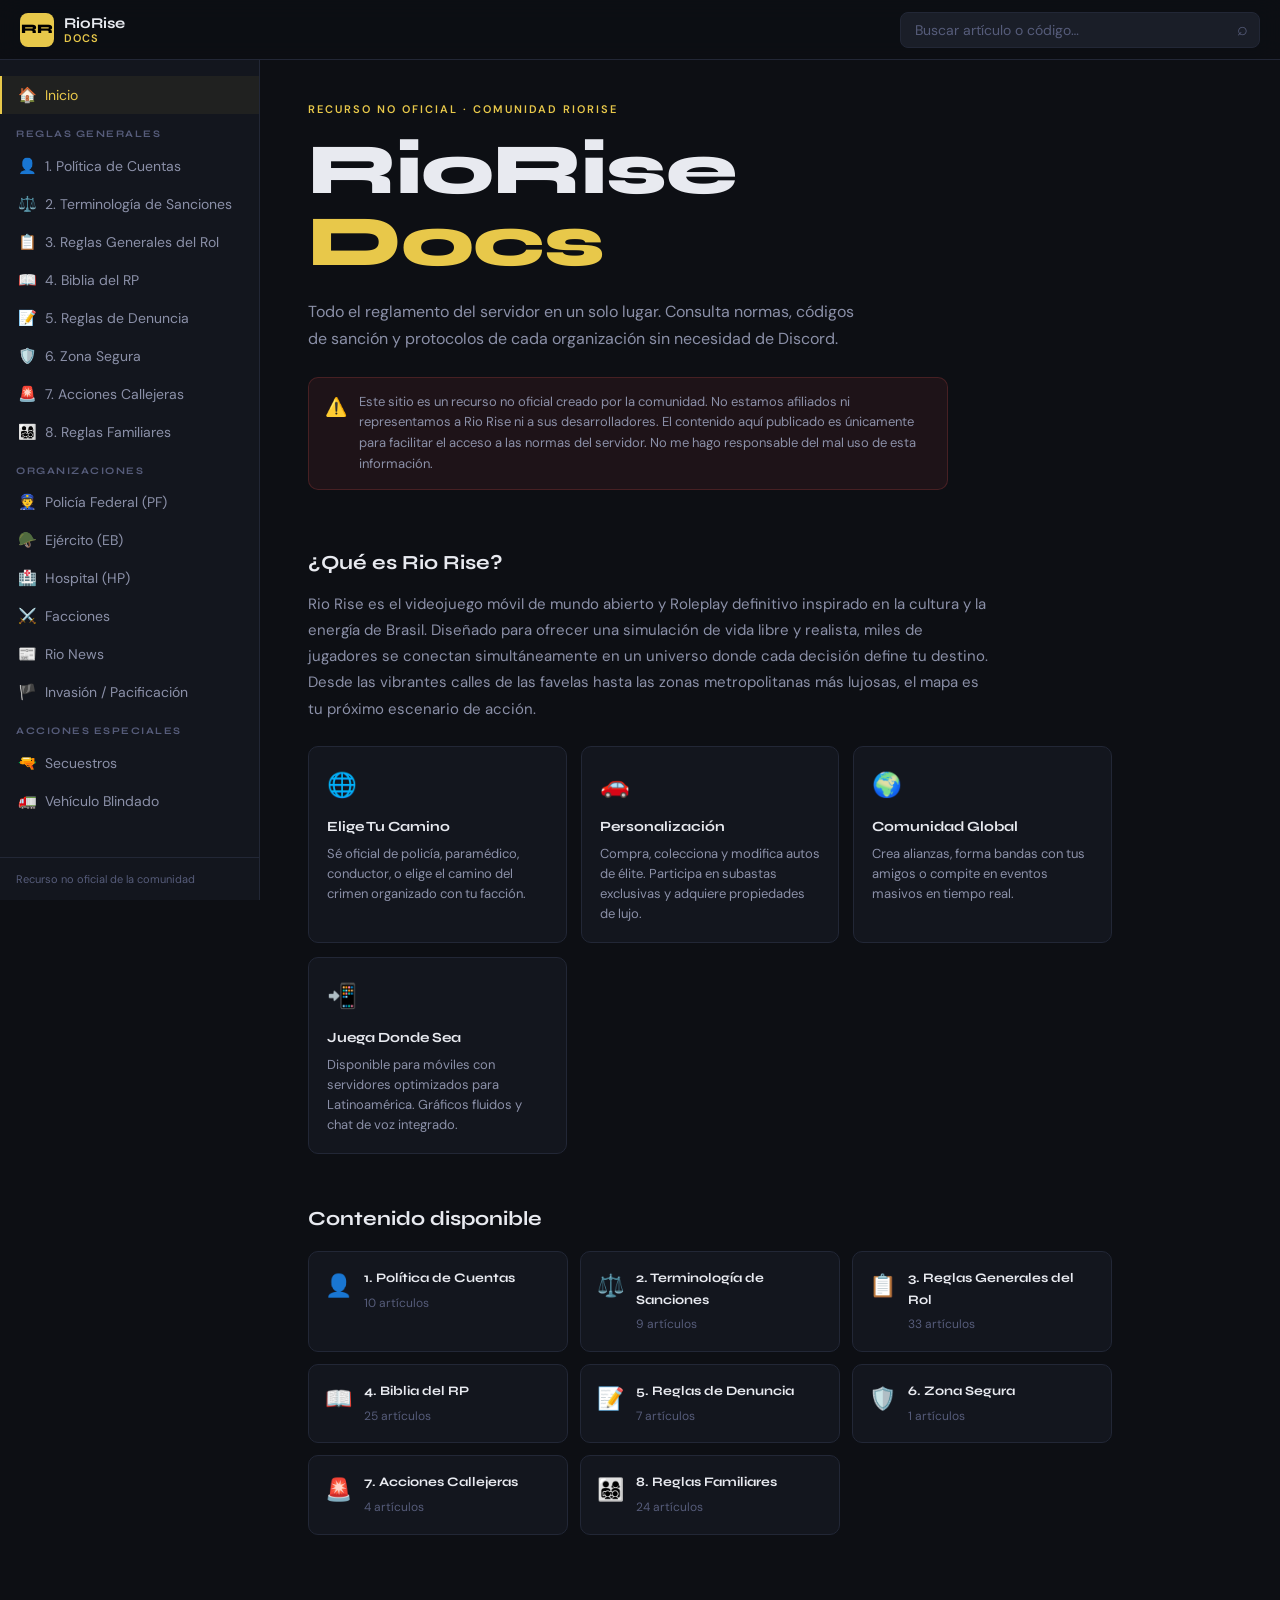
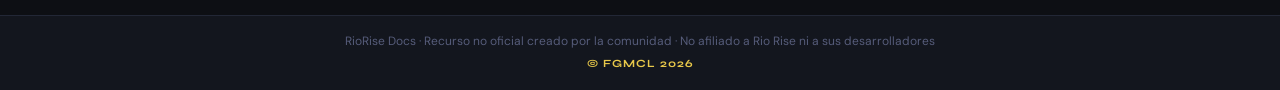
<file: index.html>
<!DOCTYPE html>
<html lang="es">
<head>
  <meta charset="UTF-8" />
  <meta name="viewport" content="width=device-width, initial-scale=1.0" />
  <title>RioRise Docs</title>
  <link rel="preconnect" href="https://fonts.googleapis.com" />
  <link href="https://fonts.googleapis.com/css2?family=Syne:wght@400;600;700;800&family=DM+Sans:wght@300;400;500&display=swap" rel="stylesheet" />
  <link rel="stylesheet" href="styles.css" />
</head>
<body>

  <!-- HEADER -->
  <header class="header">
    <div class="header-inner">
      <div class="logo">
        <span class="logo-mark">RR</span>
        <div class="logo-text">
          <span class="logo-title">RioRise</span>
          <span class="logo-sub">Docs</span>
        </div>
      </div>
      <div class="header-right">
        <div class="search-wrap">
          <input type="text" id="searchInput" placeholder="Buscar artículo o código…" autocomplete="off" />
          <span class="search-icon">⌕</span>
          <div id="searchResults" class="search-dropdown hidden"></div>
        </div>
        <button class="menu-toggle" id="menuToggle" aria-label="Menú">☰</button>
      </div>
    </div>
  </header>

  <div class="layout">

    <!-- SIDEBAR -->
    <aside class="sidebar" id="sidebar">
      <nav class="nav">
        <button class="nav-item active" data-section="home">
          <span class="nav-icon">🏠</span> Inicio
        </button>
        <div class="nav-divider">Reglas Generales</div>
        <div id="navSections"></div>
        <div class="nav-divider">Organizaciones</div>
        <button class="nav-item" data-section="org-pf">
          <span class="nav-icon">👮</span> Policía Federal (PF)
        </button>
        <button class="nav-item" data-section="ejercito">
          <span class="nav-icon">🪖</span> Ejército (EB)
        </button>
        <button class="nav-item" data-section="hospital">
          <span class="nav-icon">🏥</span> Hospital (HP)
        </button>
        <button class="nav-item" data-section="facciones">
          <span class="nav-icon">⚔️</span> Facciones
        </button>
        <button class="nav-item" data-section="rio-news">
          <span class="nav-icon">📰</span> Rio News
        </button>
        <button class="nav-item" data-section="invasion-pacificacion">
          <span class="nav-icon">🏴</span> Invasión / Pacificación
        </button>
        <div class="nav-divider">Acciones Especiales</div>
        <button class="nav-item" data-section="secuestro">
          <span class="nav-icon">🔫</span> Secuestros
        </button>
        <button class="nav-item" data-section="blindado">
          <span class="nav-icon">🚛</span> Vehículo Blindado
        </button>
      </nav>
      <div class="sidebar-footer">
        <p>Recurso no oficial de la comunidad</p>
      </div>
    </aside>

    <!-- MAIN -->
    <main class="main" id="mainContent">

      <!-- HOME -->
      <section class="page active" id="page-home">
        <div class="hero">
          <div class="hero-label">Recurso no oficial · Comunidad RioRise</div>
          <h1 class="hero-title">RioRise<br/><em>Docs</em></h1>
          <p class="hero-desc">Todo el reglamento del servidor en un solo lugar. Consulta normas, códigos de sanción y protocolos de cada organización sin necesidad de Discord.</p>
          <div class="disclaimer-box">
            <span class="disclaimer-icon">⚠️</span>
            <p>Este sitio es un recurso no oficial creado por la comunidad. No estamos afiliados ni representamos a Rio Rise ni a sus desarrolladores. El contenido aquí publicado es únicamente para facilitar el acceso a las normas del servidor. No me hago responsable del mal uso de esta información.</p>
          </div>
        </div>

        <div class="game-section">
          <h2 class="section-heading">¿Qué es Rio Rise?</h2>
          <p class="game-desc">Rio Rise es el videojuego móvil de mundo abierto y Roleplay definitivo inspirado en la cultura y la energía de Brasil. Diseñado para ofrecer una simulación de vida libre y realista, miles de jugadores se conectan simultáneamente en un universo donde cada decisión define tu destino. Desde las vibrantes calles de las favelas hasta las zonas metropolitanas más lujosas, el mapa es tu próximo escenario de acción.</p>
          <div class="features-grid">
            <div class="feature-card">
              <div class="feature-icon">🌐</div>
              <h3>Elige Tu Camino</h3>
              <p>Sé oficial de policía, paramédico, conductor, o elige el camino del crimen organizado con tu facción.</p>
            </div>
            <div class="feature-card">
              <div class="feature-icon">🚗</div>
              <h3>Personalización</h3>
              <p>Compra, colecciona y modifica autos de élite. Participa en subastas exclusivas y adquiere propiedades de lujo.</p>
            </div>
            <div class="feature-card">
              <div class="feature-icon">🌍</div>
              <h3>Comunidad Global</h3>
              <p>Crea alianzas, forma bandas con tus amigos o compite en eventos masivos en tiempo real.</p>
            </div>
            <div class="feature-card">
              <div class="feature-icon">📲</div>
              <h3>Juega Donde Sea</h3>
              <p>Disponible para móviles con servidores optimizados para Latinoamérica. Gráficos fluidos y chat de voz integrado.</p>
            </div>
          </div>
        </div>

        <div class="sections-overview">
          <h2 class="section-heading">Contenido disponible</h2>
          <div class="overview-grid" id="overviewGrid"></div>
        </div>
      </section>

      <!-- SECTION PAGES (generadas por JS) -->
      <div id="dynamicPages"></div>

    </main>
  </div>

  <!-- FOOTER -->
  <footer class="footer">
    <p>RioRise Docs · Recurso no oficial creado por la comunidad · No afiliado a Rio Rise ni a sus desarrolladores</p>
    <p class="footer-copy">© FGMCL 2026</p>
  </footer>

  <script src="data.js"></script>
  <script src="script.js"></script>
</body>
</html>
</file>
<file: styles.css>
/* ===========================
   VARIABLES & RESET
=========================== */
:root {
  --bg: #0d0f14;
  --bg2: #13161e;
  --bg3: #1a1e28;
  --border: #222736;
  --accent: #e8c84a;
  --accent2: #f0a030;
  --text: #e8eaf0;
  --text2: #8b90a8;
  --text3: #565c7a;
  --danger: #e85050;
  --sidebar-w: 260px;
  --header-h: 60px;
  --radius: 10px;
  --font-head: 'Syne', sans-serif;
  --font-body: 'DM Sans', sans-serif;
}

*, *::before, *::after { box-sizing: border-box; margin: 0; padding: 0; }

html { scroll-behavior: smooth; }

body {
  background: var(--bg);
  color: var(--text);
  font-family: var(--font-body);
  font-size: 15px;
  line-height: 1.65;
  min-height: 100vh;
}

/* ===========================
   HEADER
=========================== */
.header {
  position: fixed;
  top: 0; left: 0; right: 0;
  height: var(--header-h);
  background: rgba(13,15,20,0.92);
  backdrop-filter: blur(12px);
  border-bottom: 1px solid var(--border);
  z-index: 100;
}

.header-inner {
  display: flex;
  align-items: center;
  justify-content: space-between;
  height: 100%;
  padding: 0 20px;
  gap: 16px;
}

.logo {
  display: flex;
  align-items: center;
  gap: 10px;
  flex-shrink: 0;
  cursor: pointer;
}

.logo-mark {
  width: 34px; height: 34px;
  background: var(--accent);
  color: #000;
  font-family: var(--font-head);
  font-weight: 800;
  font-size: 13px;
  border-radius: 8px;
  display: flex;
  align-items: center;
  justify-content: center;
  letter-spacing: 0.5px;
}

.logo-text {
  display: flex;
  flex-direction: column;
  line-height: 1.1;
}

.logo-title {
  font-family: var(--font-head);
  font-weight: 700;
  font-size: 15px;
  color: var(--text);
}

.logo-sub {
  font-size: 11px;
  color: var(--accent);
  font-weight: 600;
  letter-spacing: 1px;
  text-transform: uppercase;
}

.header-right {
  display: flex;
  align-items: center;
  gap: 12px;
  flex: 1;
  justify-content: flex-end;
}

/* SEARCH */
.search-wrap {
  position: relative;
  max-width: 360px;
  width: 100%;
}

.search-wrap input {
  width: 100%;
  background: var(--bg3);
  border: 1px solid var(--border);
  border-radius: 8px;
  padding: 8px 36px 8px 14px;
  color: var(--text);
  font-family: var(--font-body);
  font-size: 14px;
  outline: none;
  transition: border-color 0.2s;
}

.search-wrap input:focus {
  border-color: var(--accent);
}

.search-wrap input::placeholder { color: var(--text3); }

.search-icon {
  position: absolute;
  right: 12px; top: 50%;
  transform: translateY(-50%);
  color: var(--text3);
  font-size: 18px;
  pointer-events: none;
}

.search-dropdown {
  position: absolute;
  top: calc(100% + 6px);
  left: 0; right: 0;
  background: var(--bg2);
  border: 1px solid var(--border);
  border-radius: var(--radius);
  max-height: 320px;
  overflow-y: auto;
  z-index: 200;
  box-shadow: 0 8px 24px rgba(0,0,0,0.4);
}

.search-dropdown.hidden { display: none; }

.search-result-item {
  padding: 10px 14px;
  cursor: pointer;
  border-bottom: 1px solid var(--border);
  transition: background 0.15s;
}

.search-result-item:last-child { border-bottom: none; }
.search-result-item:hover { background: var(--bg3); }

.sri-code {
  font-size: 11px;
  color: var(--accent);
  font-weight: 700;
  margin-bottom: 2px;
  font-family: var(--font-head);
}

.sri-title {
  font-size: 13px;
  color: var(--text);
}

.sri-section {
  font-size: 11px;
  color: var(--text3);
  margin-top: 2px;
}

.menu-toggle {
  display: none;
  background: var(--bg3);
  border: 1px solid var(--border);
  color: var(--text);
  padding: 6px 10px;
  border-radius: 8px;
  font-size: 18px;
  cursor: pointer;
}

/* ===========================
   LAYOUT
=========================== */
.layout {
  display: flex;
  margin-top: var(--header-h);
  min-height: calc(100vh - var(--header-h));
}

/* ===========================
   SIDEBAR
=========================== */
.sidebar {
  width: var(--sidebar-w);
  flex-shrink: 0;
  background: var(--bg2);
  border-right: 1px solid var(--border);
  position: sticky;
  top: var(--header-h);
  height: calc(100vh - var(--header-h));
  overflow-y: auto;
  display: flex;
  flex-direction: column;
}

.sidebar::-webkit-scrollbar { width: 4px; }
.sidebar::-webkit-scrollbar-thumb { background: var(--border); border-radius: 2px; }

.nav {
  padding: 16px 0;
  flex: 1;
}

.nav-divider {
  padding: 12px 16px 4px;
  font-size: 10px;
  font-weight: 700;
  letter-spacing: 1.5px;
  text-transform: uppercase;
  color: var(--text3);
  font-family: var(--font-head);
}

.nav-item {
  display: flex;
  align-items: center;
  gap: 8px;
  width: 100%;
  padding: 9px 16px;
  background: none;
  border: none;
  color: var(--text2);
  font-family: var(--font-body);
  font-size: 14px;
  cursor: pointer;
  text-align: left;
  border-left: 2px solid transparent;
  transition: all 0.15s;
}

.nav-item:hover:not(:disabled) {
  color: var(--text);
  background: rgba(255,255,255,0.04);
}

.nav-item.active {
  color: var(--accent);
  border-left-color: var(--accent);
  background: rgba(232,200,74,0.06);
}

.nav-icon { font-size: 15px; flex-shrink: 0; }

.nav-item.coming-soon {
  opacity: 0.45;
  cursor: not-allowed;
}

.badge {
  margin-left: auto;
  font-size: 9px;
  font-weight: 700;
  letter-spacing: 0.8px;
  text-transform: uppercase;
  background: var(--bg3);
  border: 1px solid var(--border);
  color: var(--text3);
  padding: 2px 6px;
  border-radius: 4px;
}

.sidebar-footer {
  padding: 12px 16px;
  border-top: 1px solid var(--border);
  font-size: 11px;
  color: var(--text3);
}

/* ===========================
   MAIN
=========================== */
.main {
  flex: 1;
  min-width: 0;
  padding: 40px 48px;
  max-width: 900px;
}

.page { display: none; }
.page.active { display: block; }

/* ===========================
   HERO
=========================== */
.hero {
  margin-bottom: 56px;
}

.hero-label {
  font-size: 11px;
  font-weight: 600;
  letter-spacing: 2px;
  text-transform: uppercase;
  color: var(--accent);
  margin-bottom: 16px;
}

.hero-title {
  font-family: var(--font-head);
  font-size: clamp(42px, 6vw, 72px);
  font-weight: 800;
  line-height: 1;
  color: var(--text);
  margin-bottom: 20px;
  letter-spacing: -1px;
}

.hero-title em {
  font-style: normal;
  color: var(--accent);
}

.hero-desc {
  font-size: 16px;
  color: var(--text2);
  max-width: 560px;
  line-height: 1.7;
  margin-bottom: 24px;
}

.disclaimer-box {
  display: flex;
  gap: 12px;
  background: rgba(232,80,80,0.08);
  border: 1px solid rgba(232,80,80,0.2);
  border-radius: var(--radius);
  padding: 14px 16px;
  max-width: 640px;
}

.disclaimer-icon { font-size: 18px; flex-shrink: 0; margin-top: 1px; }

.disclaimer-box p {
  font-size: 13px;
  color: var(--text2);
  line-height: 1.6;
}

/* GAME SECTION */
.game-section {
  margin-bottom: 48px;
}

.section-heading {
  font-family: var(--font-head);
  font-size: 20px;
  font-weight: 700;
  color: var(--text);
  margin-bottom: 12px;
}

.game-desc {
  color: var(--text2);
  max-width: 680px;
  line-height: 1.75;
  margin-bottom: 24px;
}

.features-grid {
  display: grid;
  grid-template-columns: repeat(auto-fill, minmax(200px, 1fr));
  gap: 14px;
}

.feature-card {
  background: var(--bg2);
  border: 1px solid var(--border);
  border-radius: var(--radius);
  padding: 18px;
  transition: border-color 0.2s, transform 0.2s;
}

.feature-card:hover {
  border-color: rgba(232,200,74,0.3);
  transform: translateY(-2px);
}

.feature-icon { font-size: 24px; margin-bottom: 10px; }

.feature-card h3 {
  font-family: var(--font-head);
  font-size: 14px;
  font-weight: 700;
  color: var(--text);
  margin-bottom: 6px;
}

.feature-card p {
  font-size: 13px;
  color: var(--text2);
  line-height: 1.55;
}

/* OVERVIEW */
.sections-overview { margin-bottom: 40px; }

.overview-grid {
  display: grid;
  grid-template-columns: repeat(auto-fill, minmax(220px, 1fr));
  gap: 12px;
  margin-top: 16px;
}

.overview-card {
  background: var(--bg2);
  border: 1px solid var(--border);
  border-radius: var(--radius);
  padding: 16px;
  cursor: pointer;
  transition: all 0.2s;
  display: flex;
  align-items: flex-start;
  gap: 12px;
}

.overview-card:hover {
  border-color: rgba(232,200,74,0.35);
  background: var(--bg3);
}

.ov-icon { font-size: 22px; flex-shrink: 0; }

.ov-info h4 {
  font-family: var(--font-head);
  font-size: 13px;
  font-weight: 700;
  color: var(--text);
  margin-bottom: 4px;
}

.ov-info p {
  font-size: 12px;
  color: var(--text3);
}

/* ===========================
   SECTION PAGE
=========================== */
.section-page-header {
  margin-bottom: 32px;
  padding-bottom: 20px;
  border-bottom: 1px solid var(--border);
}

.section-page-icon {
  font-size: 32px;
  margin-bottom: 10px;
}

.section-page-title {
  font-family: var(--font-head);
  font-size: clamp(26px, 4vw, 38px);
  font-weight: 800;
  color: var(--text);
  margin-bottom: 8px;
  letter-spacing: -0.5px;
}

.section-page-desc {
  color: var(--text2);
  font-size: 15px;
  max-width: 580px;
  line-height: 1.65;
}

.articles-list {
  display: flex;
  flex-direction: column;
  gap: 12px;
}

/* ARTICLE CARD */
.article-card {
  background: var(--bg2);
  border: 1px solid var(--border);
  border-radius: var(--radius);
  overflow: hidden;
  transition: border-color 0.2s;
}

.article-card:hover {
  border-color: rgba(232,200,74,0.2);
}

.article-header {
  display: flex;
  align-items: center;
  gap: 12px;
  padding: 14px 18px;
  cursor: pointer;
  user-select: none;
}

.article-code {
  font-family: var(--font-head);
  font-size: 11px;
  font-weight: 800;
  color: var(--accent);
  background: rgba(232,200,74,0.1);
  border: 1px solid rgba(232,200,74,0.2);
  padding: 3px 8px;
  border-radius: 5px;
  flex-shrink: 0;
  letter-spacing: 0.5px;
}

.article-title {
  font-family: var(--font-head);
  font-size: 14px;
  font-weight: 600;
  color: var(--text);
  flex: 1;
}

.article-chevron {
  color: var(--text3);
  font-size: 12px;
  transition: transform 0.2s;
  flex-shrink: 0;
}

.article-card.open .article-chevron {
  transform: rotate(90deg);
}

.article-body {
  display: none;
  padding: 0 18px 18px;
  border-top: 1px solid var(--border);
}

.article-card.open .article-body {
  display: block;
}

.article-content {
  color: var(--text2);
  font-size: 14px;
  line-height: 1.7;
  padding-top: 14px;
  white-space: pre-line;
}

.sanction-tag {
  display: inline-flex;
  align-items: center;
  gap: 6px;
  margin-top: 14px;
  background: rgba(232,80,80,0.1);
  border: 1px solid rgba(232,80,80,0.25);
  color: #f08080;
  font-size: 12px;
  font-weight: 600;
  padding: 5px 10px;
  border-radius: 6px;
}

.sanction-label {
  font-size: 10px;
  font-weight: 700;
  text-transform: uppercase;
  letter-spacing: 0.8px;
  color: var(--danger);
}

/* ===========================
   FOOTER
=========================== */
.footer {
  border-top: 1px solid var(--border);
  padding: 16px 48px;
  text-align: center;
  font-size: 12px;
  color: var(--text3);
  background: var(--bg2);
}

/* ===========================
   SCROLLBAR
=========================== */
::-webkit-scrollbar { width: 6px; }
::-webkit-scrollbar-track { background: var(--bg); }
::-webkit-scrollbar-thumb { background: var(--border); border-radius: 3px; }
::-webkit-scrollbar-thumb:hover { background: var(--text3); }

/* ===========================
   RESPONSIVE
=========================== */
@media (max-width: 768px) {
  .sidebar {
    position: fixed;
    left: -100%;
    top: var(--header-h);
    height: calc(100vh - var(--header-h));
    z-index: 90;
    width: 260px;
    transition: left 0.25s ease;
  }

  .sidebar.open { left: 0; }

  .menu-toggle { display: flex; }

  .main {
    padding: 24px 20px;
  }

  .footer { padding: 14px 20px; }

  .search-wrap { max-width: 200px; }
}

@media (max-width: 480px) {
  .features-grid,
  .overview-grid {
    grid-template-columns: 1fr;
  }

  .search-wrap { max-width: 150px; }
}

/* ===========================
   ORG SUBSECTIONS
=========================== */
.org-subtitle {
  font-family: var(--font-head);
  font-size: 13px;
  font-weight: 700;
  letter-spacing: 1px;
  text-transform: uppercase;
  color: var(--text3);
  margin: 28px 0 10px;
  padding-bottom: 6px;
  border-bottom: 1px solid var(--border);
}

.footer-copy {
  margin-top: 4px;
  font-size: 11px;
  color: var(--accent);
  font-family: var(--font-head);
  font-weight: 700;
  letter-spacing: 1px;
}

.org-accent-bar {
  height: 3px;
  border-radius: 2px;
  margin-bottom: 24px;
  background: linear-gradient(90deg, var(--org-color, var(--accent)), transparent);
}

/* ===========================
   ANIMATIONS
=========================== */
@keyframes fadeUp {
  from { opacity: 0; transform: translateY(16px); }
  to { opacity: 1; transform: translateY(0); }
}

.page.active {
  animation: fadeUp 0.3s ease both;
}
</file>
